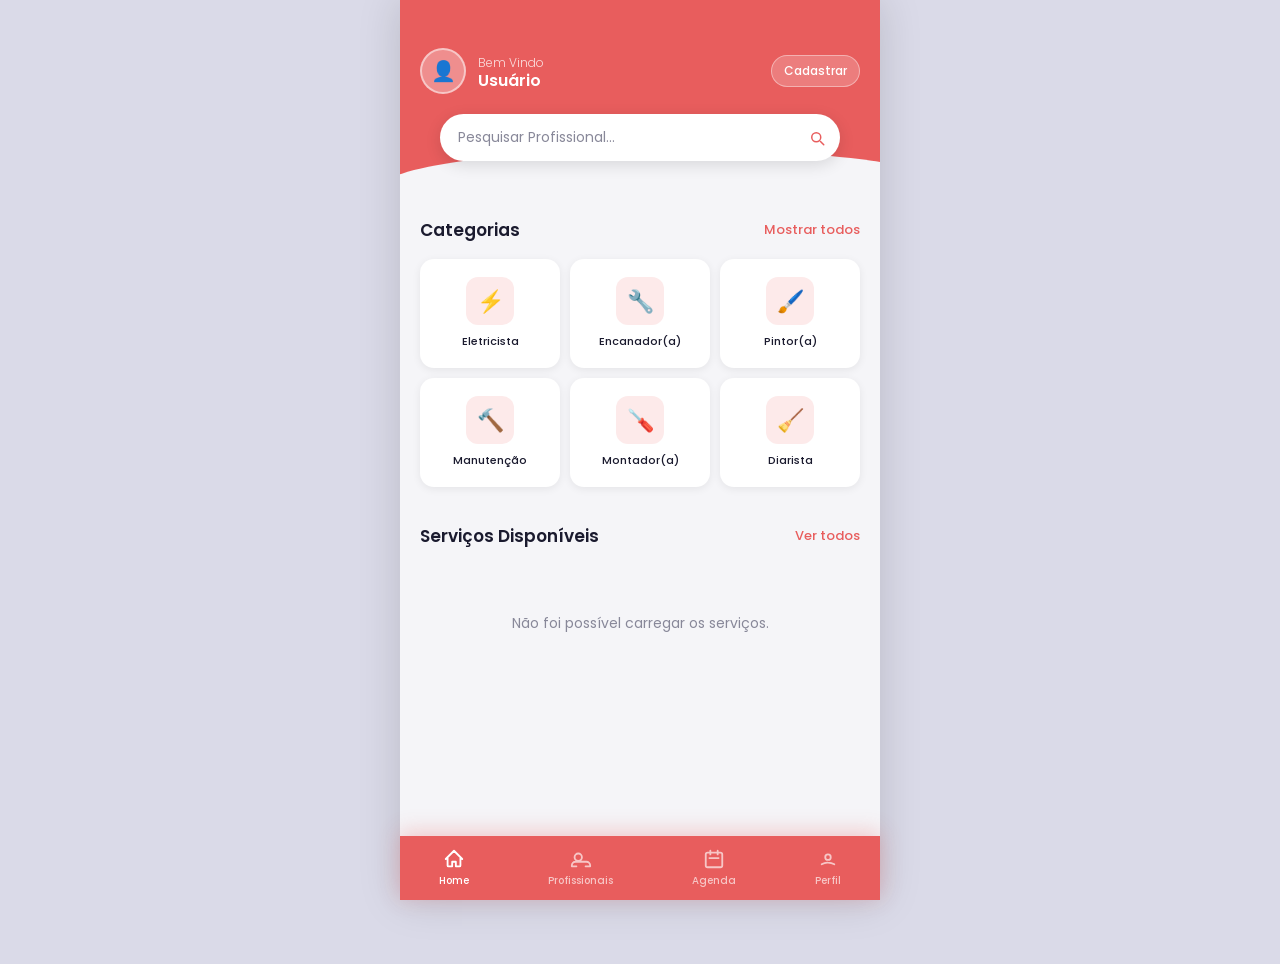
<file: index.html>
<!DOCTYPE html>
<html lang="pt-BR">
<head>
  <meta charset="UTF-8" />
  <meta name="viewport" content="width=device-width, initial-scale=1.0" />
  <title>Maonamassa – Serviços</title>
  <link rel="stylesheet" href="css/style.css" />
</head>
<body>

<div class="app-wrapper">

  <!-- HEADER -->
  <header class="header">
    <div class="header-top">
      <div class="header-avatar">👤</div>
      <div class="header-greeting">
        <small>Bem Vindo</small>
        <strong id="nome-usuario">Usuário</strong>
      </div>
      <div class="header-actions">
        <a href="cadastro.html" class="btn-header-link">Cadastrar</a>
      </div>
    </div>

    <!-- Barra de busca -->
    <div class="search-bar">
      <input type="text" id="busca" placeholder="Pesquisar Profissional..." />
      <button onclick="filtrarServicos()">
        <svg xmlns="http://www.w3.org/2000/svg" width="18" height="18" fill="none" viewBox="0 0 24 24" stroke="currentColor">
          <path stroke-linecap="round" stroke-linejoin="round" stroke-width="2" d="M21 21l-4.35-4.35M17 11A6 6 0 1 1 5 11a6 6 0 0 1 12 0z"/>
        </svg>
      </button>
    </div>
  </header>

  <!-- CATEGORIAS -->
  <section class="section">
    <div class="section-header">
      <span class="section-title">Categorias</span>
      <a href="servicos.html" class="section-link">Mostrar todos</a>
    </div>
    <div class="category-grid">
      <div class="category-card" onclick="filtrarCategoria('Elétrica')">
        <div class="category-icon">⚡</div>
        <span class="category-label">Eletricista</span>
      </div>
      <div class="category-card" onclick="filtrarCategoria('Hidráulica')">
        <div class="category-icon">🔧</div>
        <span class="category-label">Encanador(a)</span>
      </div>
      <div class="category-card" onclick="filtrarCategoria('Pintura')">
        <div class="category-icon">🖌️</div>
        <span class="category-label">Pintor(a)</span>
      </div>
      <div class="category-card" onclick="filtrarCategoria('Manutenção')">
        <div class="category-icon">🔨</div>
        <span class="category-label">Manutenção</span>
      </div>
      <div class="category-card" onclick="filtrarCategoria('Montagem')">
        <div class="category-icon">🪛</div>
        <span class="category-label">Montador(a)</span>
      </div>
      <div class="category-card" onclick="filtrarCategoria('Limpeza')">
        <div class="category-icon">🧹</div>
        <span class="category-label">Diarista</span>
      </div>
    </div>
  </section>

  <!-- MELHORES PROFISSIONAIS -->
  <section class="section" style="margin-top: 8px; padding-bottom: 20px;">
    <div class="section-header">
      <span class="section-title">Serviços Disponíveis</span>
      <a href="servicos.html" class="section-link">Ver todos</a>
    </div>

    <div id="lista-servicos" class="card-list">
      <div class="loader">Carregando serviços...</div>
    </div>
  </section>

</div><!-- /app-wrapper -->

<!-- BOTTOM NAV -->
<nav class="bottom-nav">
  <a href="index.html" class="nav-item active">
    <svg xmlns="http://www.w3.org/2000/svg" fill="none" viewBox="0 0 24 24" stroke="currentColor">
      <path stroke-linecap="round" stroke-linejoin="round" stroke-width="2" d="M3 12l9-9 9 9M5 10v9a1 1 0 001 1h4v-5h4v5h4a1 1 0 001-1v-9"/>
    </svg>
    Home
  </a>
  <a href="servicos.html" class="nav-item">
    <svg xmlns="http://www.w3.org/2000/svg" fill="none" viewBox="0 0 24 24" stroke="currentColor">
      <path stroke-linecap="round" stroke-linejoin="round" stroke-width="2" d="M17 20h5v-1a4 4 0 00-4-4H6a4 4 0 00-4 4v1h5m6-10a4 4 0 11-8 0 4 4 0 018 0z"/>
    </svg>
    Profissionais
  </a>
  <a href="#" class="nav-item">
    <svg xmlns="http://www.w3.org/2000/svg" fill="none" viewBox="0 0 24 24" stroke="currentColor">
      <path stroke-linecap="round" stroke-linejoin="round" stroke-width="2" d="M8 7V3m8 4V3m-9 8h10M5 21h14a2 2 0 002-2V7a2 2 0 00-2-2H5a2 2 0 00-2 2v12a2 2 0 002 2z"/>
    </svg>
    Agenda
  </a>
  <a href="cadastro.html" class="nav-item">
    <svg xmlns="http://www.w3.org/2000/svg" fill="none" viewBox="0 0 24 24" stroke="currentColor">
      <path stroke-linecap="round" stroke-linejoin="round" stroke-width="2" d="M5.121 17.804A11.955 11.955 0 0112 16c2.5 0 4.847.655 6.879 1.804M15 10a3 3 0 11-6 0 3 3 0 016 0z"/>
    </svg>
    Perfil
  </a>
</nav>

<script src="js/main.js"></script>

</body>
</html>
</file>
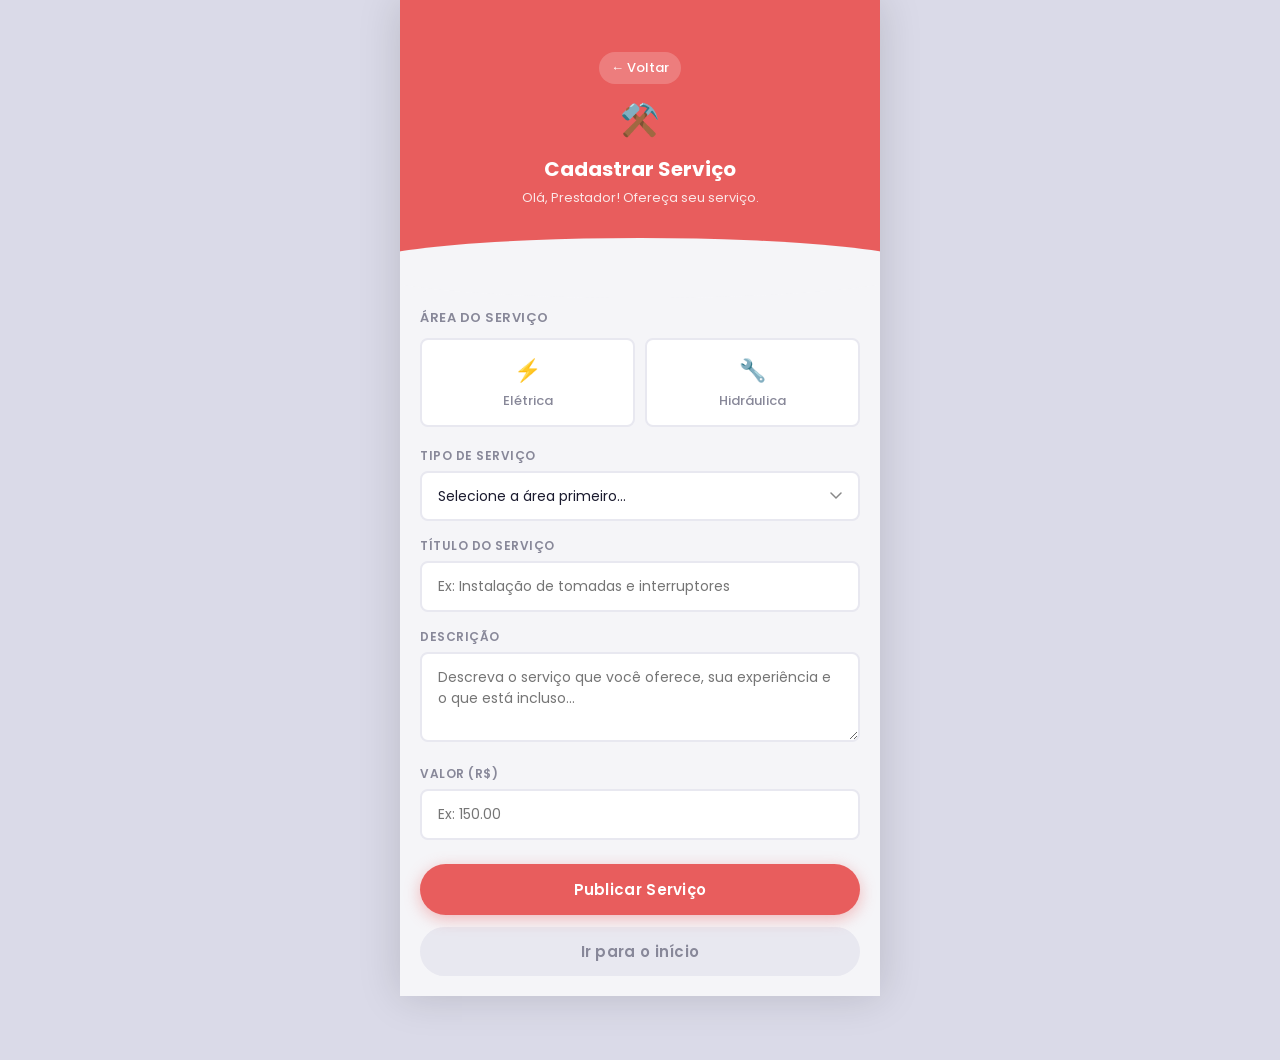
<file: cadastrar-servico.html>
<!DOCTYPE html>
<html lang="pt-BR">

<head>
  <meta charset="UTF-8" />
  <meta name="viewport" content="width=device-width, initial-scale=1.0" />
  <title>Maonamassa – Cadastrar Serviço</title>
  <link rel="stylesheet" href="css/style.css" />
</head>

<body>

  <div class="app-wrapper">

    <!-- HEADER -->
    <div class="prestador-header">
      <button class="btn-back" onclick="history.back()">← Voltar</button>
      <div class="form-logo">⚒️</div>
      <h1>Cadastrar Serviço</h1>
      <p id="subtitulo-prestador">Olá, Prestador! Ofereça seu serviço.</p>
    </div>

    <div class="form-body">

      <div class="alert alert-success" id="alert-success">Serviço cadastrado com sucesso!</div>
      <div class="alert alert-error" id="alert-error">Erro ao cadastrar serviço.</div>

      <!-- Seleção de Categoria (Elétrica ou Hidráulica) -->
      <p
        style="font-size:13px; font-weight:600; color:var(--text-muted); text-transform:uppercase; letter-spacing:0.5px; margin-bottom:10px;">
        Área do Serviço
      </p>
      <div class="service-type-grid">
        <div class="type-chip" id="chip-eletrica" onclick="selecionarCategoria('Elétrica')">
          <span>⚡</span>
          Elétrica
        </div>
        <div class="type-chip" id="chip-hidraulica" onclick="selecionarCategoria('Hidráulica')">
          <span>🔧</span>
          Hidráulica
        </div>
      </div>

      <form id="form-servico" novalidate>
        <input type="hidden" id="categoria-selecionada" value="" />

        <div class="form-group">
          <label>Tipo de Serviço</label>
          <select id="tipo-servico" required>
            <option value="">Selecione a área primeiro...</option>
          </select>
        </div>

        <div class="form-group">
          <label>Título do Serviço</label>
          <input type="text" id="titulo" placeholder="Ex: Instalação de tomadas e interruptores" required />
        </div>

        <div class="form-group">
          <label>Descrição</label>
          <textarea id="descricao"
            placeholder="Descreva o serviço que você oferece, sua experiência e o que está incluso..."
            required></textarea>
        </div>

        <div class="form-group">
          <label>Valor (R$)</label>
          <input type="number" id="valor" placeholder="Ex: 150.00" min="0" step="0.01" required />
        </div>

        <button type="submit" class="btn btn-primary sticky-btn" id="btn-submit">
          Publicar Serviço
        </button>
      </form>

      <a href="index.html" class="btn btn-ghost"
        style="display:block; text-align:center; margin-top:12px; padding:13px;">
        Ir para o início
      </a>

    </div>
  </div>

  <script src="js/main.js"></script>
  <script src="js/cadastrarservico.js"></script>

</body>

</html>
</file>
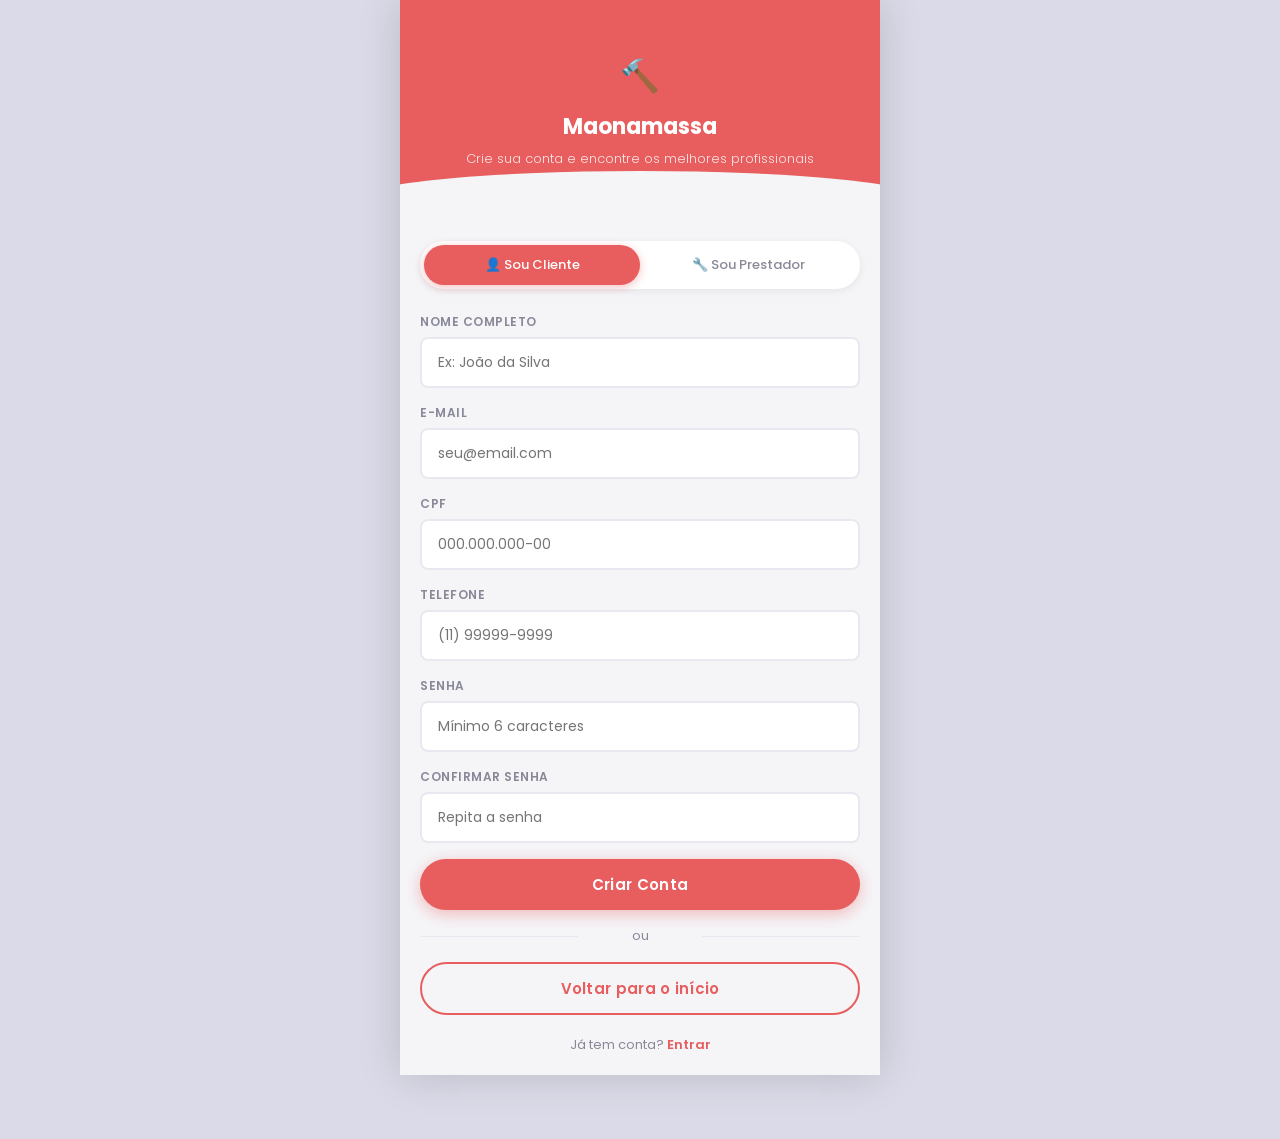
<file: cadastro.html>
<!DOCTYPE html>
<html lang="pt-BR">

<head>
  <meta charset="UTF-8" />
  <meta name="viewport" content="width=device-width, initial-scale=1.0" />
  <title>Maonamassa – Cadastro</title>
  <link rel="stylesheet" href="css/style.css" />
</head>

<body>

  <div class="app-wrapper">

    <!-- HEADER DO FORMULÁRIO -->
    <div class="form-header">
      <div class="form-logo">🔨</div>
      <h1>Maonamassa</h1>
      <p>Crie sua conta e encontre os melhores profissionais</p>
    </div>

    <div class="form-body">

      <!-- Alerta de retorno -->
      <div class="alert alert-success" id="alert-success">Cadastro realizado com sucesso!</div>
      <div class="alert alert-error" id="alert-error">Erro ao cadastrar. Verifique os dados.</div>

      <!-- Toggle: Usuário ou Prestador -->
      <div class="type-toggle">
        <input type="radio" name="tipo" id="tipo-usuario" value="usuario" checked />
        <label for="tipo-usuario">👤 Sou Cliente</label>

        <input type="radio" name="tipo" id="tipo-prestador" value="prestador" />
        <label for="tipo-prestador">🔧 Sou Prestador</label>
      </div>

      <!-- Formulário -->
      <form id="form-cadastro" novalidate>

        <div class="form-group">
          <label>Nome Completo</label>
          <input type="text" id="nome" placeholder="Ex: João da Silva" required />
        </div>

        <div class="form-group">
          <label>E-mail</label>
          <input type="email" id="email" placeholder="seu@email.com" required />
        </div>

        <div class="form-group">
          <label>CPF</label>
          <input type="text" id="cpf" placeholder="000.000.000-00" maxlength="14" required />
        </div>

        <div class="form-group">
          <label>Telefone</label>
          <input type="text" id="telefone" placeholder="(11) 99999-9999" maxlength="15" required />
        </div>

        <!-- Campo extra só para prestadores -->
        <div id="campo-especialidade" style="display:none;">
          <div class="form-group">
            <label>Especialidade principal</label>
            <select id="especialidade">
              <option value="">Selecione sua área...</option>
              <option value="Elétrica">⚡ Eletricista</option>
              <option value="Hidráulica">🔧 Encanador(a)</option>
              <option value="Pintura">🖌️ Pintor(a)</option>
              <option value="Manutenção">🔨 Manutenção Geral</option>
              <option value="Montagem">🪛 Montador(a)</option>
              <option value="Limpeza">🧹 Diarista / Limpeza</option>
            </select>
          </div>
        </div>

        <div class="form-group">
          <label>Senha</label>
          <input type="password" id="senha" placeholder="Mínimo 6 caracteres" required />
        </div>

        <div class="form-group">
          <label>Confirmar Senha</label>
          <input type="password" id="confirmar-senha" placeholder="Repita a senha" required />
        </div>

        <button type="submit" class="btn btn-primary" id="btn-submit">
          Criar Conta
        </button>

      </form>

      <div class="divider-text">ou</div>

      <a href="index.html" class="btn btn-outline" style="display:block; text-align:center; padding: 13px;">
        Voltar para o início
      </a>

      <p class="form-footer-link">
        Já tem conta? <a href="#">Entrar</a>
      </p>

    </div>
  </div><!-- /app-wrapper -->

  <!-- Sem bottom nav na tela de cadastro para não poluir -->

  <script src="js/main.js"></script>
  <script src="js/cadastro.js"></script>

</body>

</html>
</file>
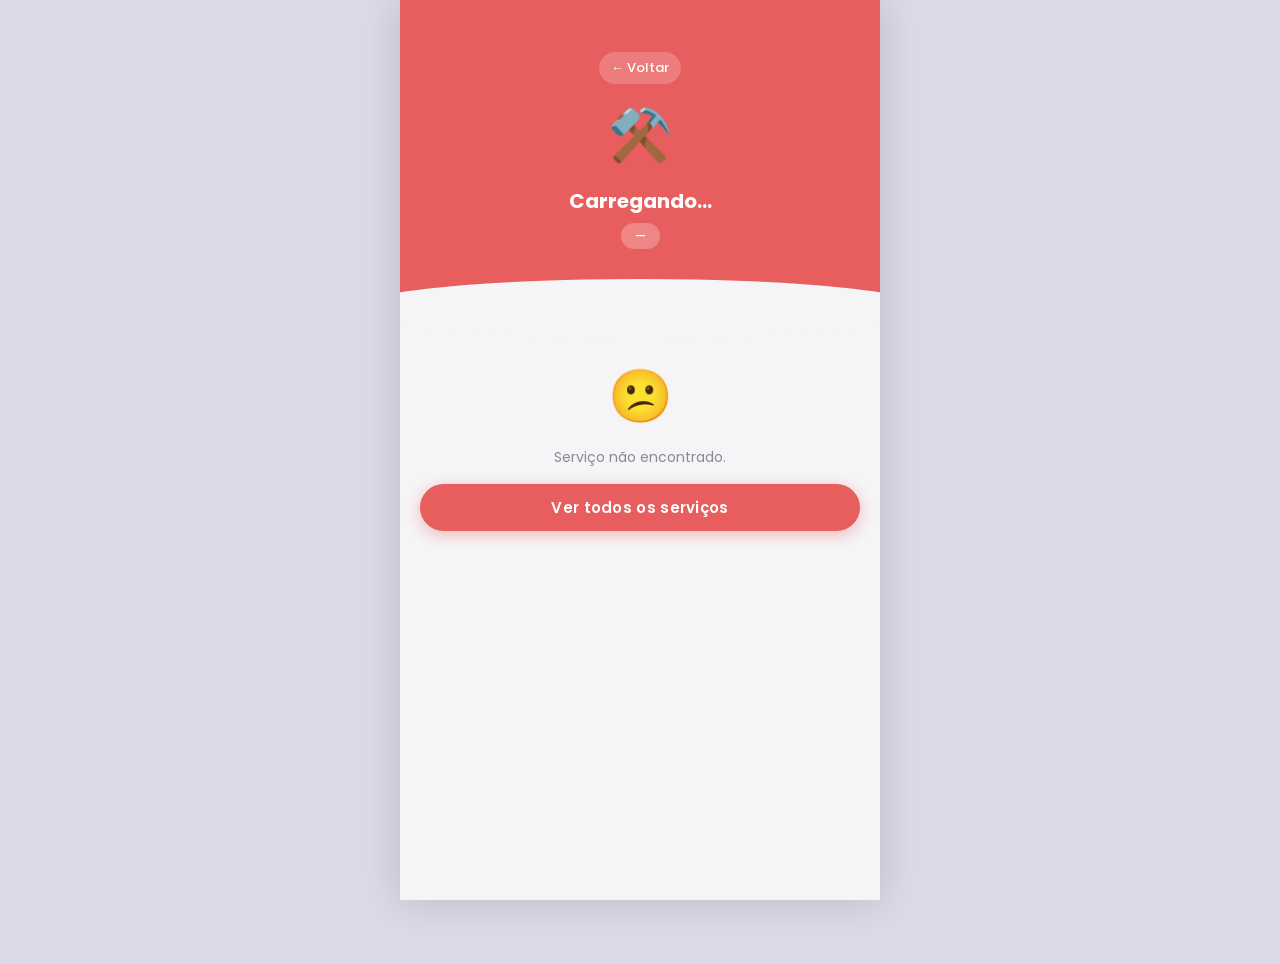
<file: detalhes-servico.html>
<!DOCTYPE html>
<html lang="pt-BR">

<head>
  <meta charset="UTF-8" />
  <meta name="viewport" content="width=device-width, initial-scale=1.0" />
  <title>Maonamassa – Detalhe do Serviço</title>
  <link rel="stylesheet" href="css/style.css" />
</head>

<body>

  <div class="app-wrapper">

    <!-- HERO DINÂMICO -->
    <div class="detail-hero" id="detail-hero">
      <button class="btn-back" onclick="history.back()">← Voltar</button>
      <div class="detail-icon" id="detalhe-icone">⚒️</div>
      <h1 id="detalhe-titulo">Carregando...</h1>
      <span class="badge-hero" id="detalhe-categoria">—</span>
    </div>

    <!-- CORPO -->
    <div class="detail-body" id="detail-body" style="display:none;">

      <!-- Preço -->
      <div class="detail-price-box">
        <div>
          <div class="detail-price-label">Valor do serviço</div>
          <div class="detail-price-value" id="detalhe-valor">R$ —</div>
        </div>
        <div style="font-size:32px;">💰</div>
      </div>

      <!-- Tipo de serviço -->
      <div class="detail-info-block">
        <h3>Tipo de Serviço</h3>
        <p id="detalhe-tipo">—</p>
      </div>

      <!-- Descrição -->
      <div class="detail-info-block">
        <h3>Descrição</h3>
        <p id="detalhe-descricao">—</p>
      </div>

      <!-- Prestador -->
      <div class="detail-info-block">
        <h3>Prestador</h3>
        <div class="provider-row">
          <div class="pro-avatar">👷</div>
          <div>
            <div class="pro-name" id="detalhe-prestador-nome">—</div>
            <div class="pro-role" id="detalhe-prestador-espec">—</div>
          </div>
        </div>
      </div>

      <!-- Botão Contratar (demonstrativo) -->
      <div class="sticky-btn">
        <button class="btn btn-primary" onclick="contratar()">
          ✅ Contratar Serviço
        </button>
      </div>

      <!-- Nota demonstrativa -->
      <p style="text-align:center; font-size:11px; color:var(--text-muted); margin-top:12px;">
        * Funcionalidade de contratação em desenvolvimento
      </p>

    </div>

    <!-- Estado de carregamento -->
    <div id="loading-state" class="loader">Carregando detalhes...</div>
    <div id="error-state" class="empty-state" style="display:none;">
      <div class="empty-icon">😕</div>
      <p>Serviço não encontrado.</p>
      <a href="servicos.html" class="btn btn-primary"
        style="margin-top:16px; display:inline-block; padding:12px 24px; border-radius:30px;">
        Ver todos os serviços
      </a>
    </div>

  </div>

  <!-- Modal de contratação -->
  <div id="modal-contratar"
    style="display:none; position:fixed; inset:0; background:rgba(0,0,0,0.5); z-index:200; align-items:center; justify-content:center; padding:20px;">
    <div
      style="background:white; border-radius:20px; padding:32px 24px; max-width:380px; width:100%; text-align:center;">
      <div style="font-size:52px; margin-bottom:12px;">🎉</div>
      <h2 style="font-size:18px; font-weight:700; margin-bottom:8px;">Solicitação Enviada!</h2>
      <p style="font-size:13px; color:var(--text-muted); margin-bottom:24px; line-height:1.6;">
        Em breve o prestador entrará em contato com você. Esta é uma demonstração do fluxo de contratação.
      </p>
      <button class="btn btn-primary" onclick="fecharModal()">Entendido!</button>
      <a href="servicos.html"
        style="display:block; margin-top:12px; font-size:13px; color:var(--primary); font-weight:500;">
        Ver outros serviços
      </a>
    </div>
  </div>

  <script src="js/main.js"></script>
  <script src="js/detalheservico.js"></script>

</body>

</html>
</file>
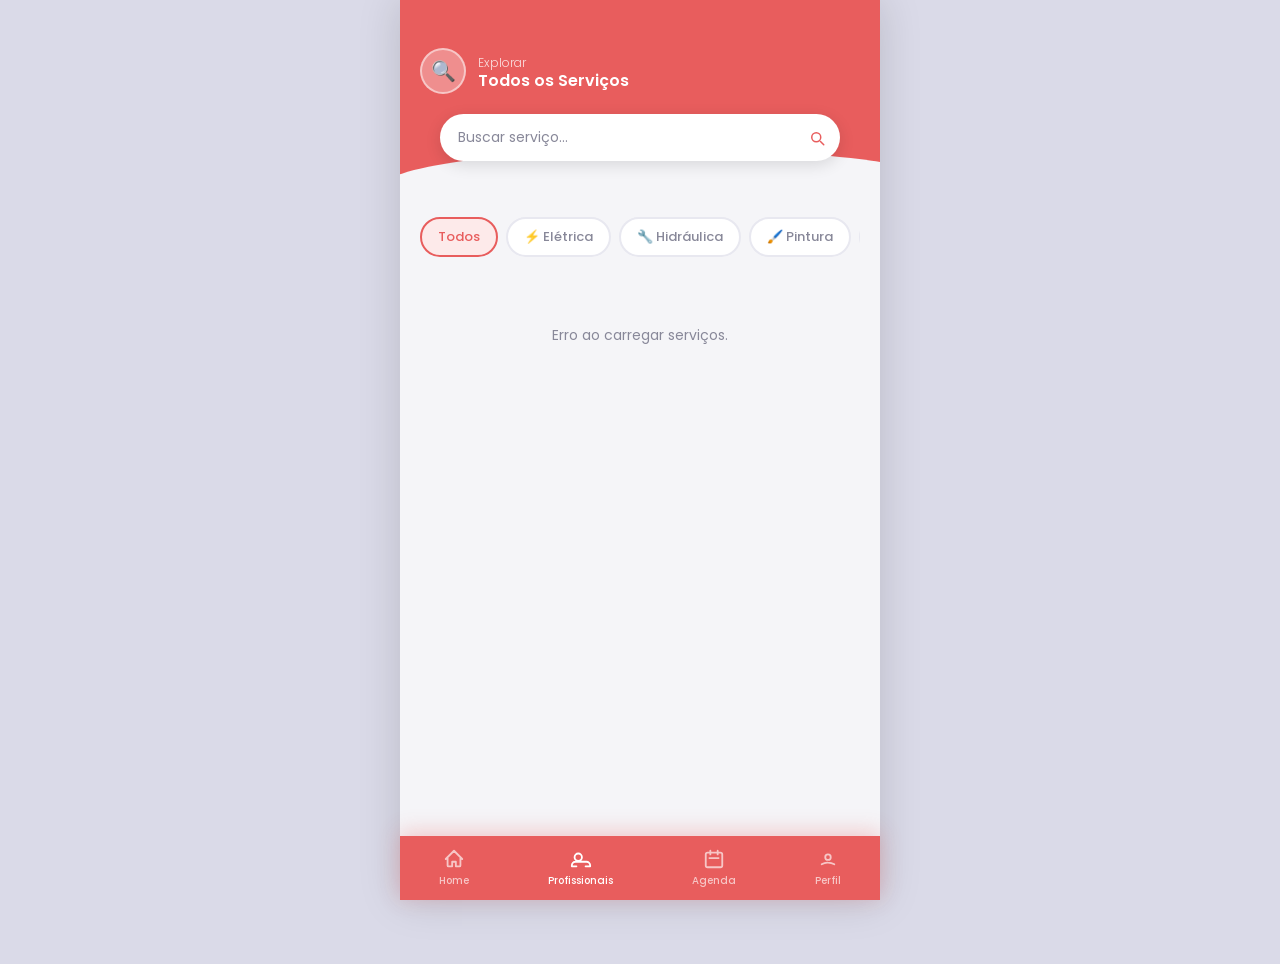
<file: servicos.html>
<!DOCTYPE html>
<html lang="pt-BR">

<head>
  <meta charset="UTF-8" />
  <meta name="viewport" content="width=device-width, initial-scale=1.0" />
  <title>Maonamassa – Serviços</title>
  <link rel="stylesheet" href="css/style.css" />
</head>

<body>

  <div class="app-wrapper">

    <!-- HEADER -->
    <header class="header">
      <div class="header-top">
        <div class="header-avatar">🔍</div>
        <div class="header-greeting">
          <small>Explorar</small>
          <strong>Todos os Serviços</strong>
        </div>
      </div>
      <div class="search-bar">
        <input type="text" id="busca" placeholder="Buscar serviço..." />
        <button onclick="buscar()">
          <svg xmlns="http://www.w3.org/2000/svg" width="18" height="18" fill="none" viewBox="0 0 24 24"
            stroke="currentColor">
            <path stroke-linecap="round" stroke-linejoin="round" stroke-width="2"
              d="M21 21l-4.35-4.35M17 11A6 6 0 1 1 5 11a6 6 0 0 1 12 0z" />
          </svg>
        </button>
      </div>
    </header>

    <!-- FILTROS DE CATEGORIA -->
    <div style="padding: 28px 20px 0;">
      <div style="display:flex; gap:8px; overflow-x:auto; padding-bottom:4px; scrollbar-width:none;">
        <button class="filtro-btn active" data-cat="" onclick="aplicarFiltro(this, '')">Todos</button>
        <button class="filtro-btn" data-cat="Elétrica" onclick="aplicarFiltro(this,'Elétrica')">⚡ Elétrica</button>
        <button class="filtro-btn" data-cat="Hidráulica" onclick="aplicarFiltro(this,'Hidráulica')">🔧
          Hidráulica</button>
        <button class="filtro-btn" data-cat="Pintura" onclick="aplicarFiltro(this,'Pintura')">🖌️ Pintura</button>
        <button class="filtro-btn" data-cat="Manutenção" onclick="aplicarFiltro(this,'Manutenção')">🔨
          Manutenção</button>
        <button class="filtro-btn" data-cat="Limpeza" onclick="aplicarFiltro(this,'Limpeza')">🧹 Limpeza</button>
      </div>
    </div>

    <!-- LISTA -->
    <section class="section" style="padding-top: 16px; padding-bottom: 20px;">
      <div id="lista-servicos" class="card-list">
        <div class="loader">Carregando serviços...</div>
      </div>
    </section>

  </div>

  <!-- BOTTOM NAV -->
  <nav class="bottom-nav">
    <a href="index.html" class="nav-item">
      <svg xmlns="http://www.w3.org/2000/svg" fill="none" viewBox="0 0 24 24" stroke="currentColor">
        <path stroke-linecap="round" stroke-linejoin="round" stroke-width="2"
          d="M3 12l9-9 9 9M5 10v9a1 1 0 001 1h4v-5h4v5h4a1 1 0 001-1v-9" />
      </svg>
      Home
    </a>
    <a href="servicos.html" class="nav-item active">
      <svg xmlns="http://www.w3.org/2000/svg" fill="none" viewBox="0 0 24 24" stroke="currentColor">
        <path stroke-linecap="round" stroke-linejoin="round" stroke-width="2"
          d="M17 20h5v-1a4 4 0 00-4-4H6a4 4 0 00-4 4v1h5m6-10a4 4 0 11-8 0 4 4 0 018 0z" />
      </svg>
      Profissionais
    </a>
    <a href="#" class="nav-item">
      <svg xmlns="http://www.w3.org/2000/svg" fill="none" viewBox="0 0 24 24" stroke="currentColor">
        <path stroke-linecap="round" stroke-linejoin="round" stroke-width="2"
          d="M8 7V3m8 4V3m-9 8h10M5 21h14a2 2 0 002-2V7a2 2 0 00-2-2H5a2 2 0 00-2 2v12a2 2 0 002 2z" />
      </svg>
      Agenda
    </a>
    <a href="cadastro.html" class="nav-item">
      <svg xmlns="http://www.w3.org/2000/svg" fill="none" viewBox="0 0 24 24" stroke="currentColor">
        <path stroke-linecap="round" stroke-linejoin="round" stroke-width="2"
          d="M5.121 17.804A11.955 11.955 0 0112 16c2.5 0 4.847.655 6.879 1.804M15 10a3 3 0 11-6 0 3 3 0 016 0z" />
      </svg>
      Perfil
    </a>
  </nav>


  <script src="js/main.js"></script>
  <script src="js/servicos.js"></script>

</body>

</html>
</file>
<file: css/style.css>
@import url(./global.css);
</file>
